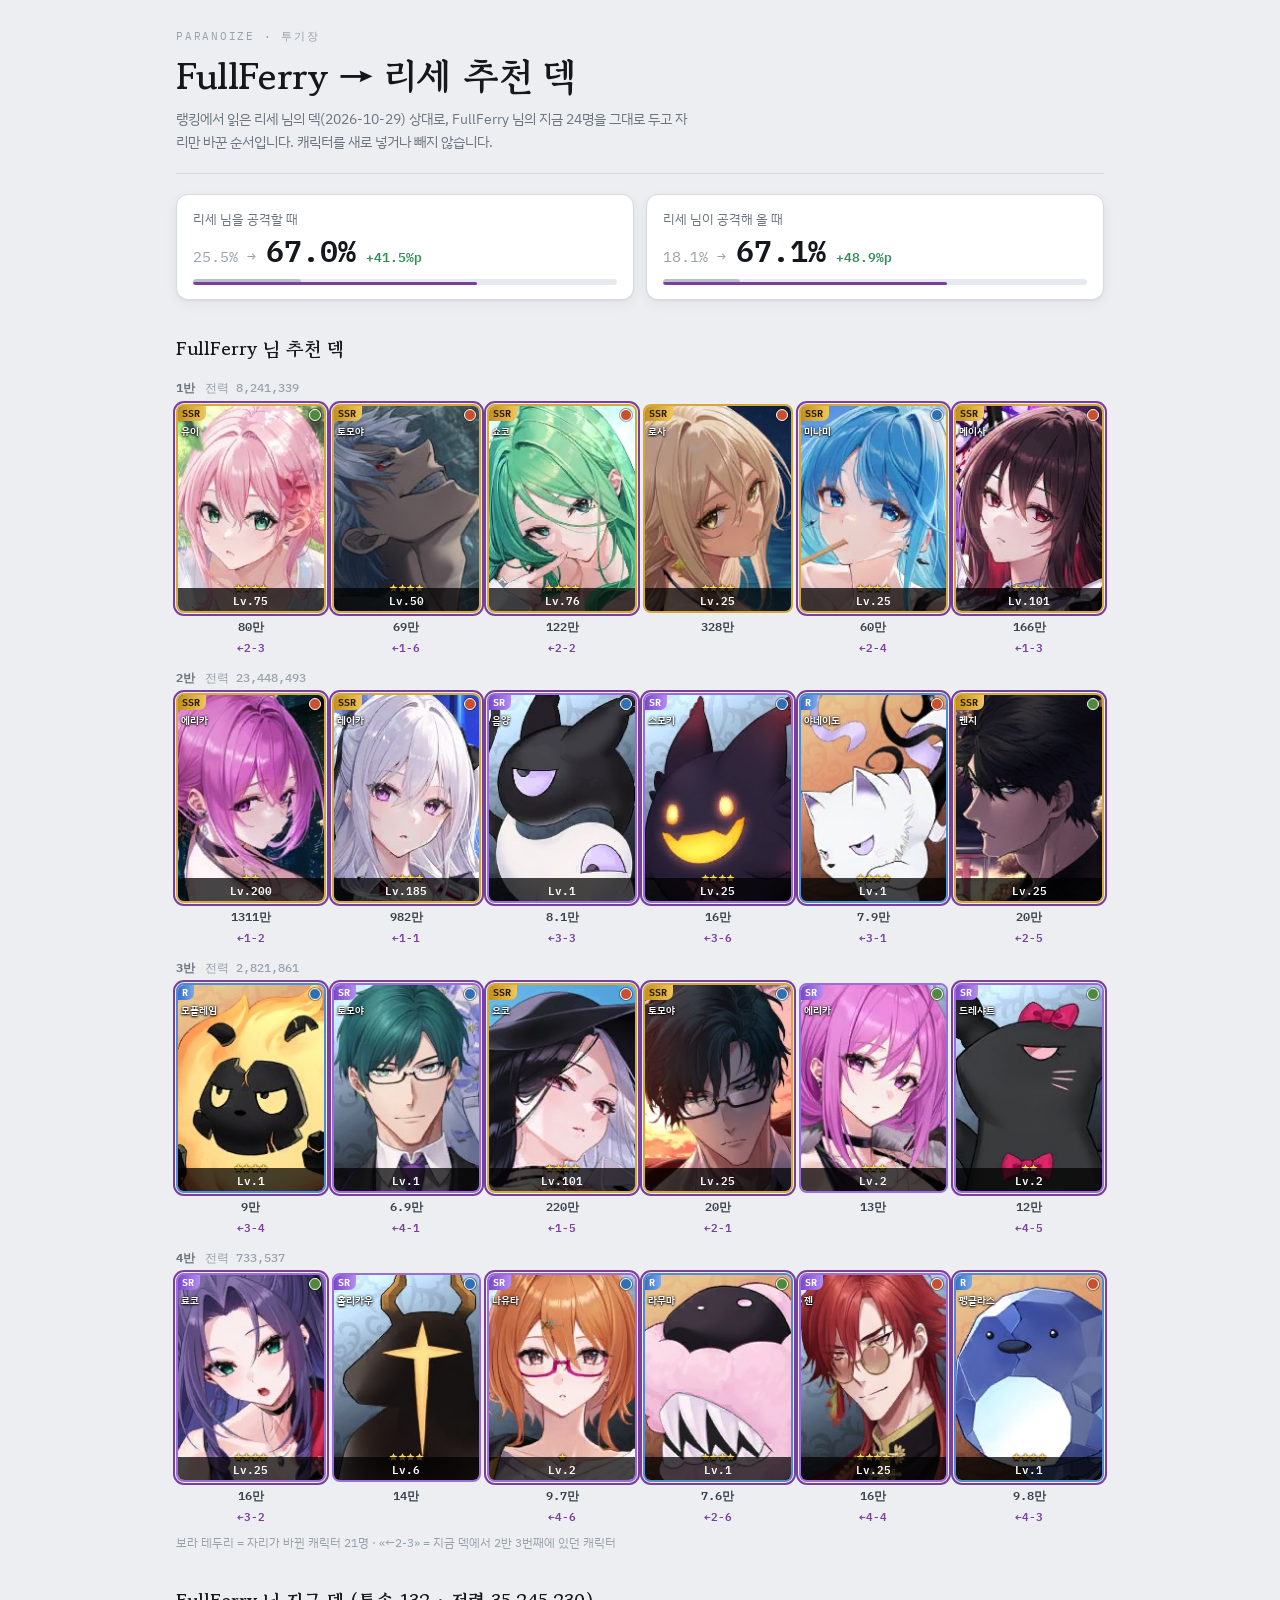
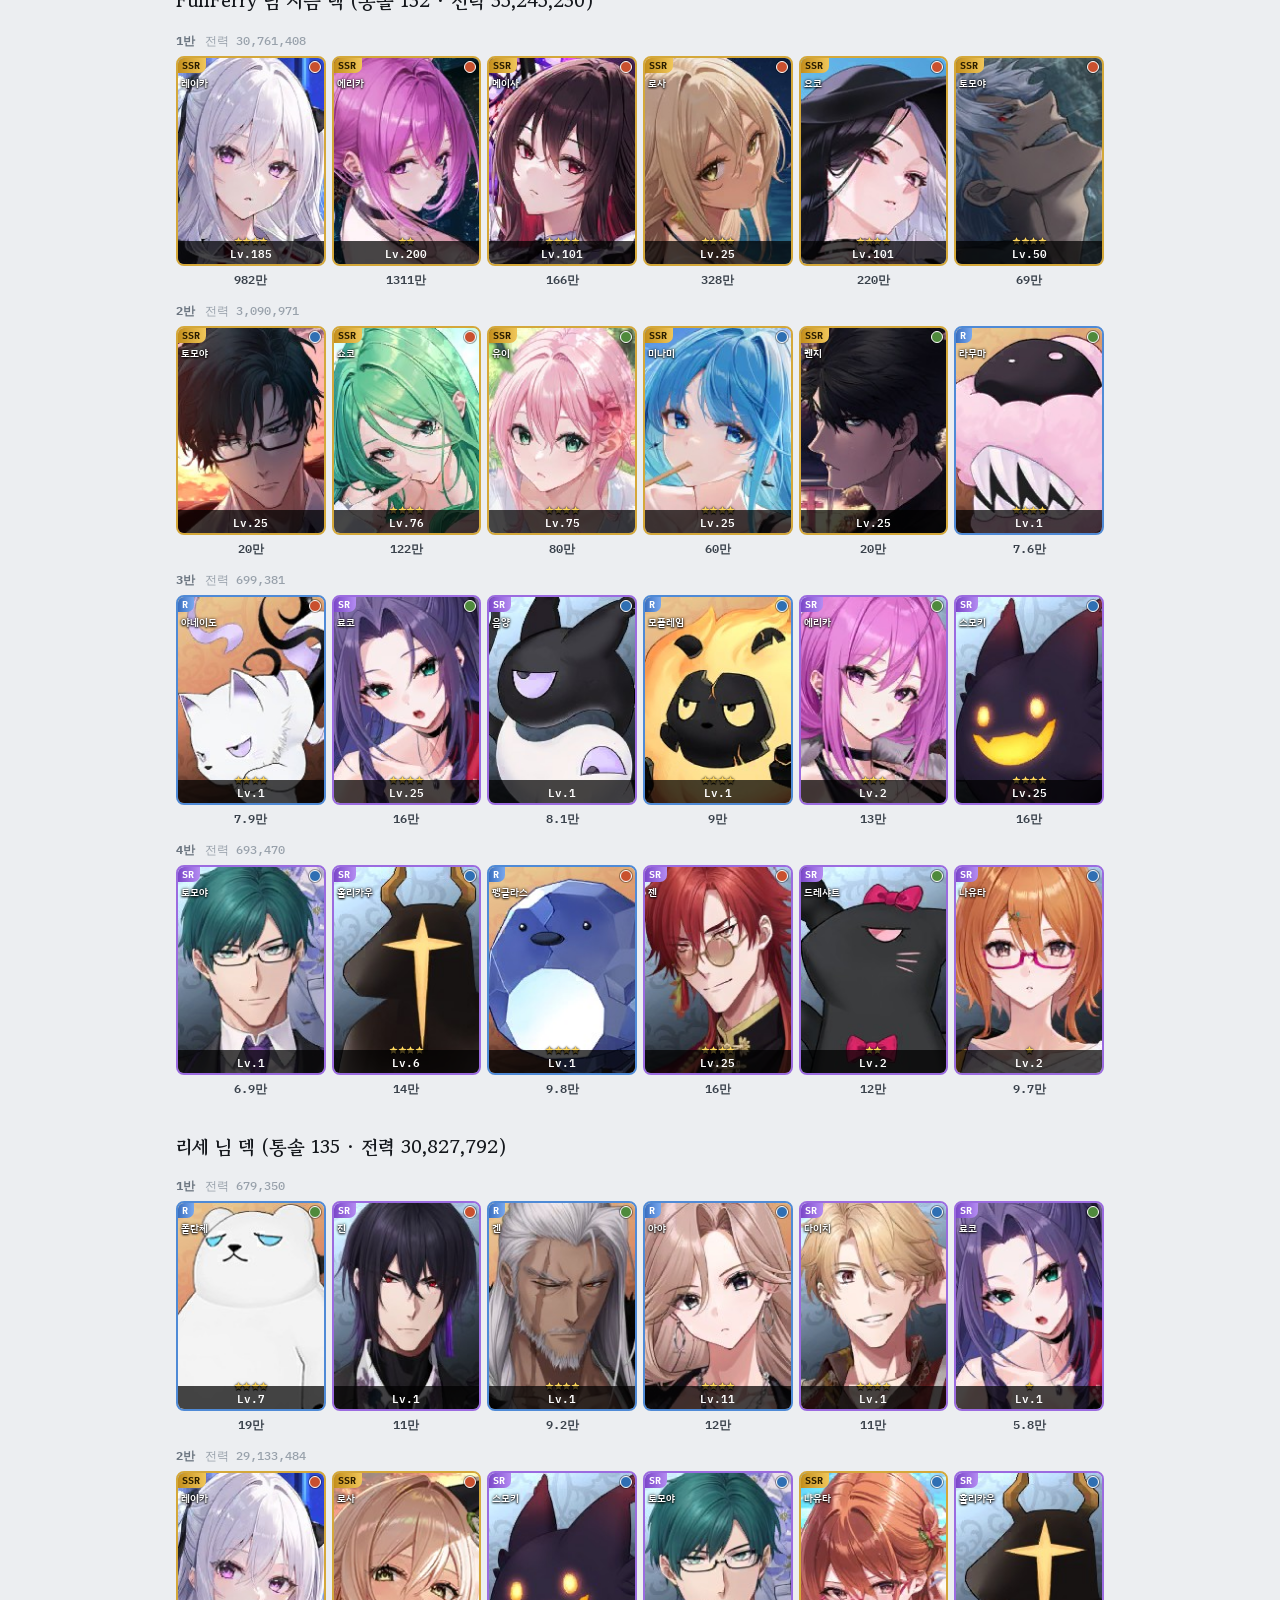
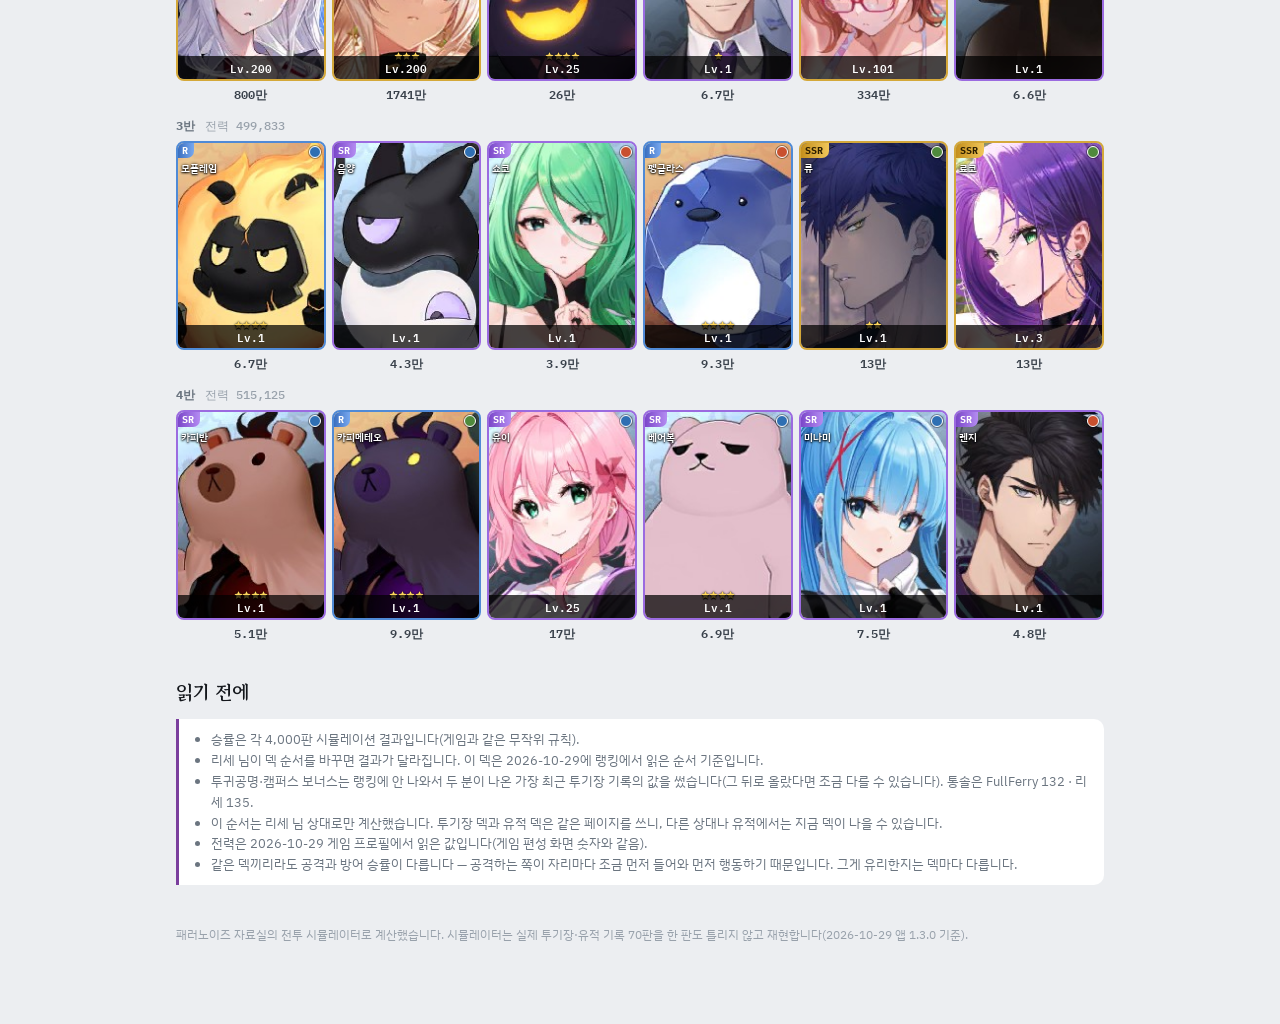
<file: index.html>
<!doctype html>
<html lang="ko">
<head>
<meta charset="utf-8">
<meta name="viewport" content="width=device-width,initial-scale=1">
<title>투기장 추천 덱</title>
<!-- 공유는 번호 주소(1/, 2/ …)로 한다. 처음 공유한 맨 앞 주소는 1번으로 넘긴다. -->
<meta http-equiv="refresh" content="0; url=1/">
<script>location.replace('1/');</script>
</head>
<body><p><a href="1/">1번 공유로 이동</a></p></body>
</html>
</file>
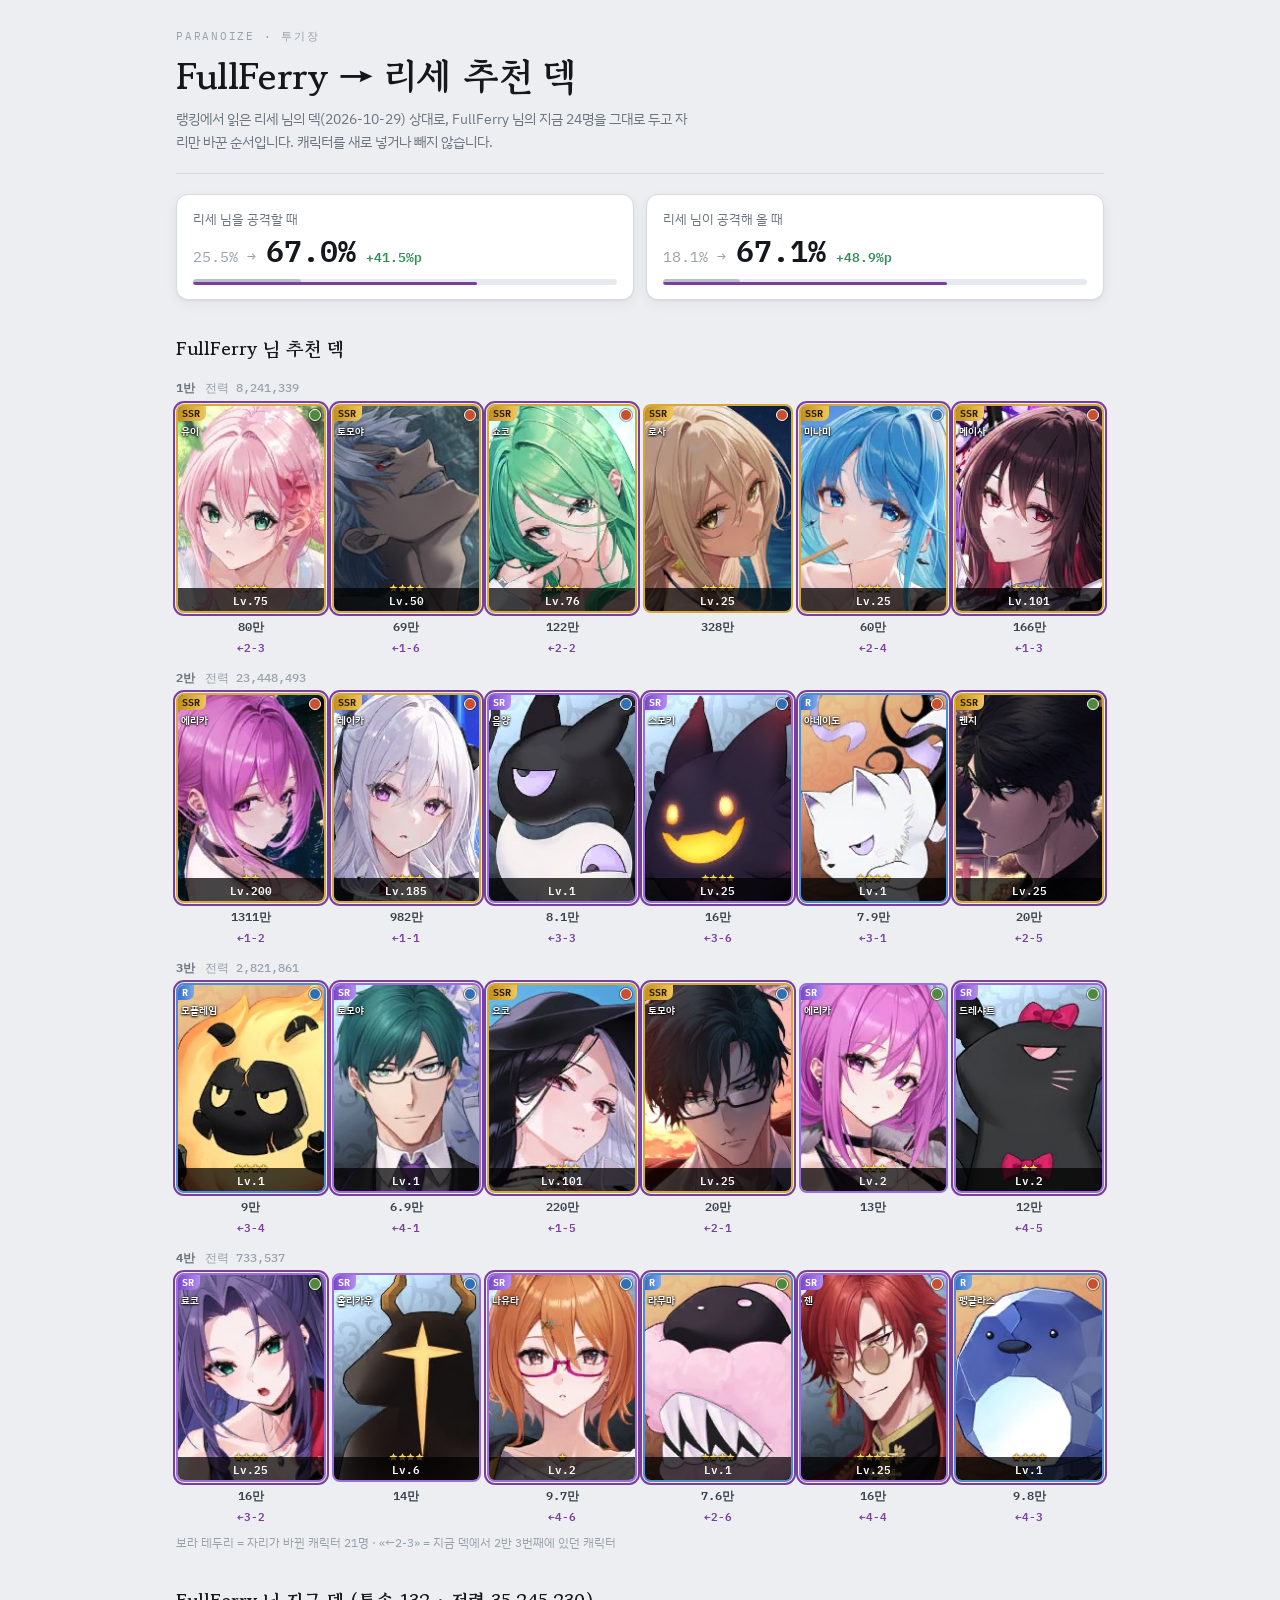
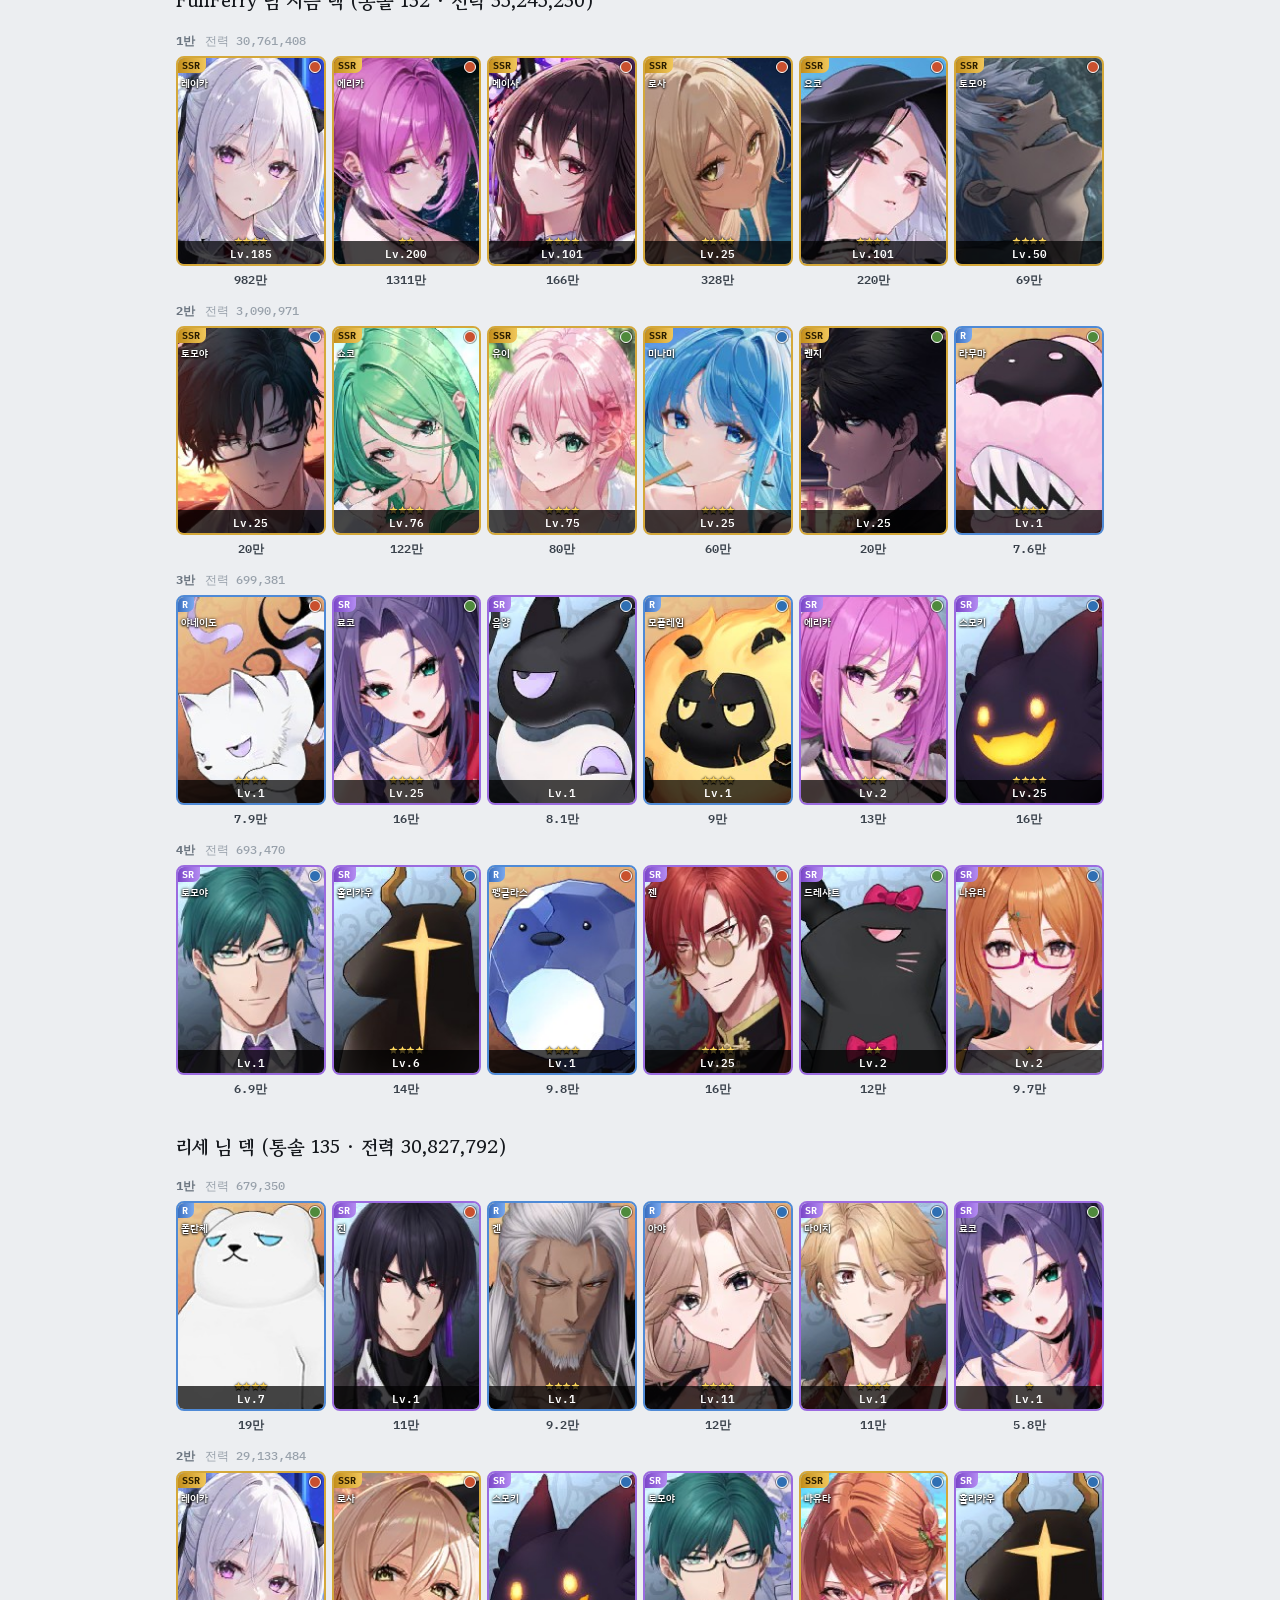
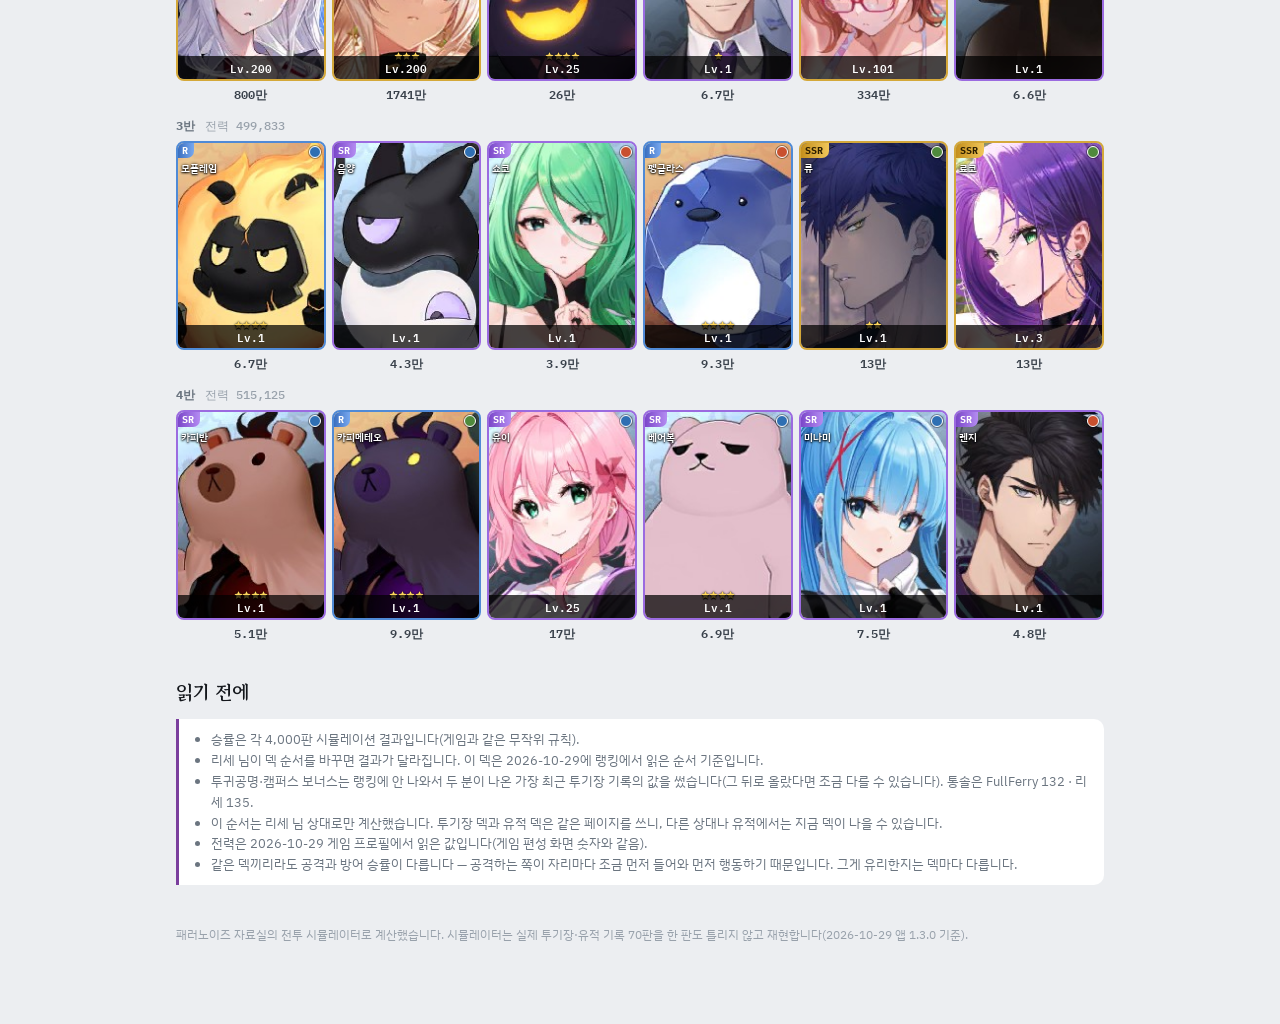
<file: 1/index.html>
<!doctype html>
<html lang="ko">
<head>
<meta charset="utf-8">
<meta name="viewport" content="width=device-width,initial-scale=1">
<title>FullFerry → 리세 투기장 추천 덱</title>
<meta property="og:title" content="FullFerry → 리세 투기장 추천 덱">
<link rel="stylesheet" href="https://fonts.googleapis.com/css2?family=Gowun+Batang:wght@400;700&family=IBM+Plex+Sans+KR:wght@400;500;600&family=IBM+Plex+Mono:wght@400;500;600&display=swap">
<link rel="stylesheet" href="../app.css">
</head>
<body>
<div class="wrap">
  <header>
    <p class="eyebrow">PARANOIZE · 투기장</p>
    <h1 id="h1">FullFerry → 리세 투기장 추천 덱</h1>
    <p class="lede" id="lede">자료 읽는 중…</p>
  </header>
  <section class="wins" id="wins"></section>
  <h2 id="pro-h">추천 덱</h2>
  <div class="plt" id="pro"></div>
  <p class="legend" id="legend"></p>
  <h2 id="cur-h">지금 덱</h2>
  <div class="plt" id="cur"></div>
  <h2 id="opp-h">상대 덱</h2>
  <div class="plt" id="opp"></div>
  <h2>읽기 전에</h2>
  <div class="note"><ul id="notes"></ul></div>
  <footer>패러노이즈 자료실의 전투 시뮬레이터로 계산했습니다. 시뮬레이터는 실제 투기장·유적 기록 70판을 한 판도 틀리지 않고 재현합니다(2026-10-29 앱 1.3.0 기준).</footer>
</div>
<script src="../app.js"></script>
</body>
</html>
</file>
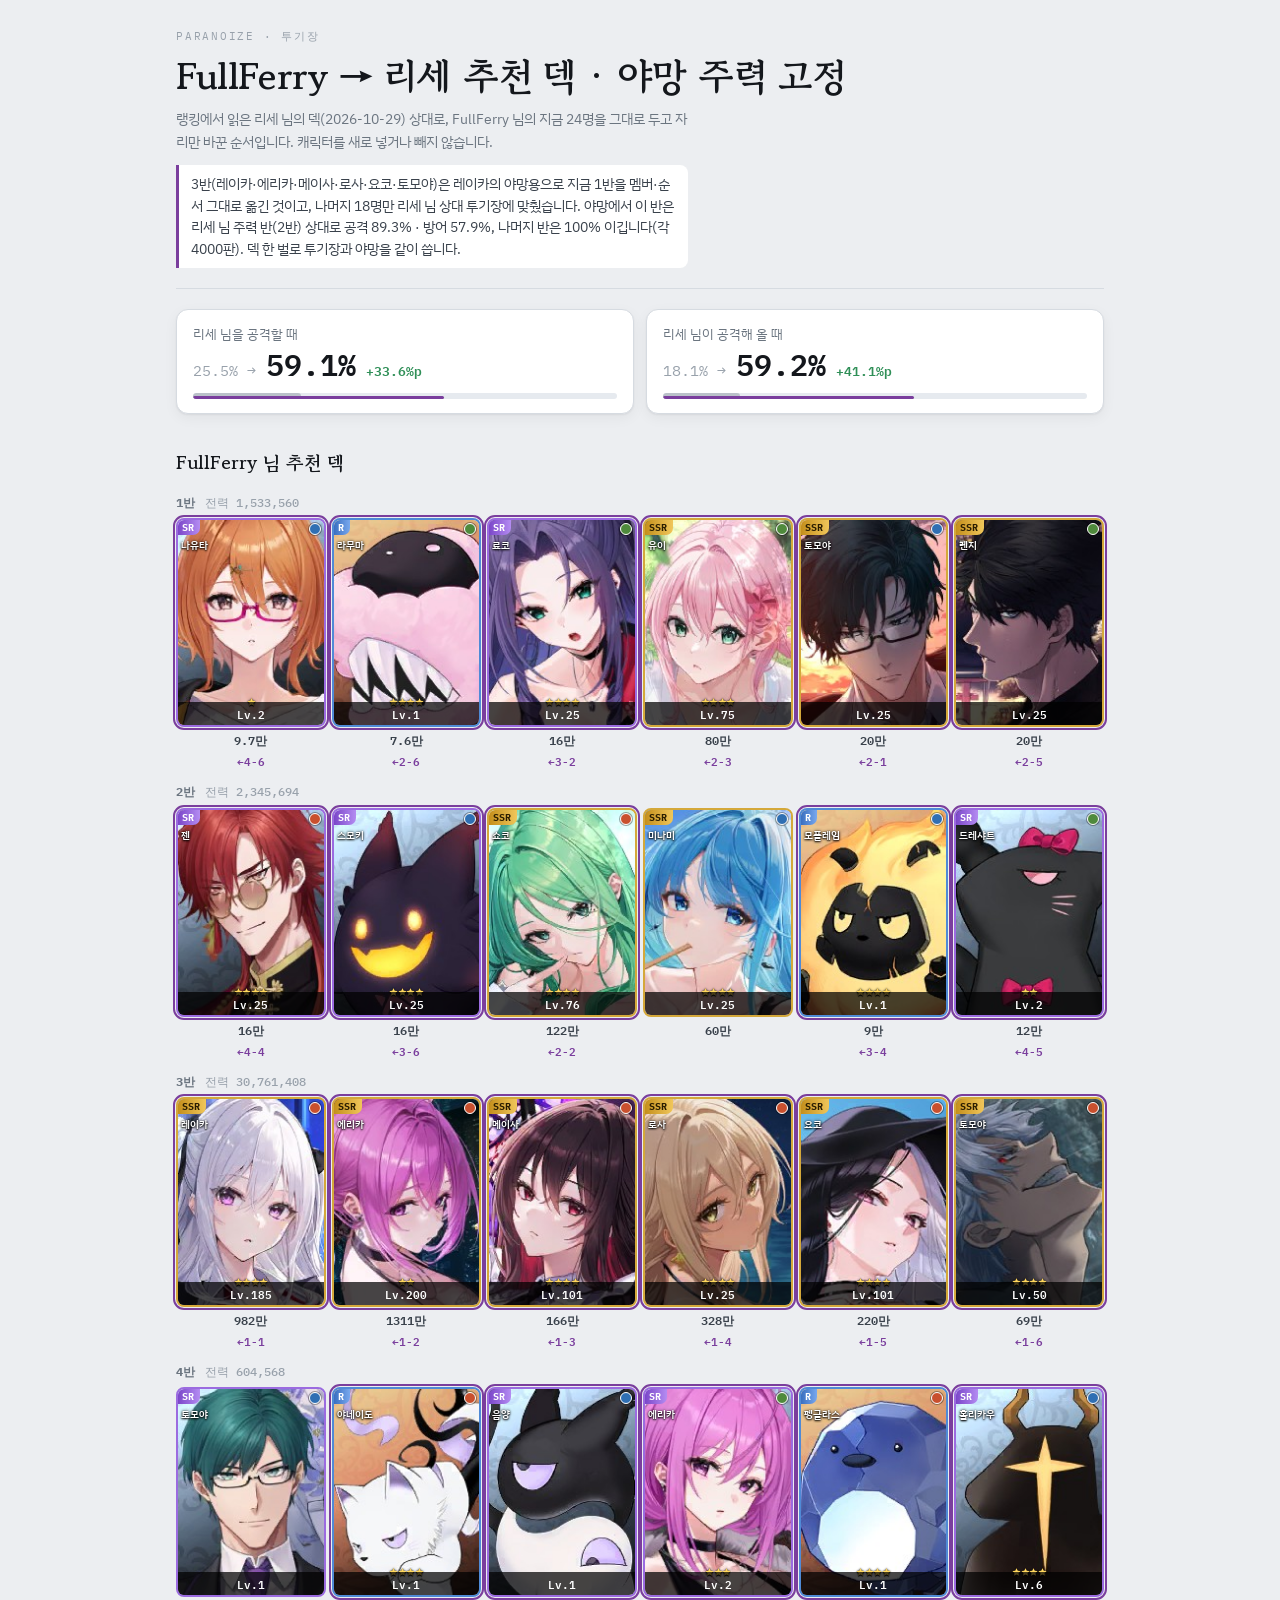
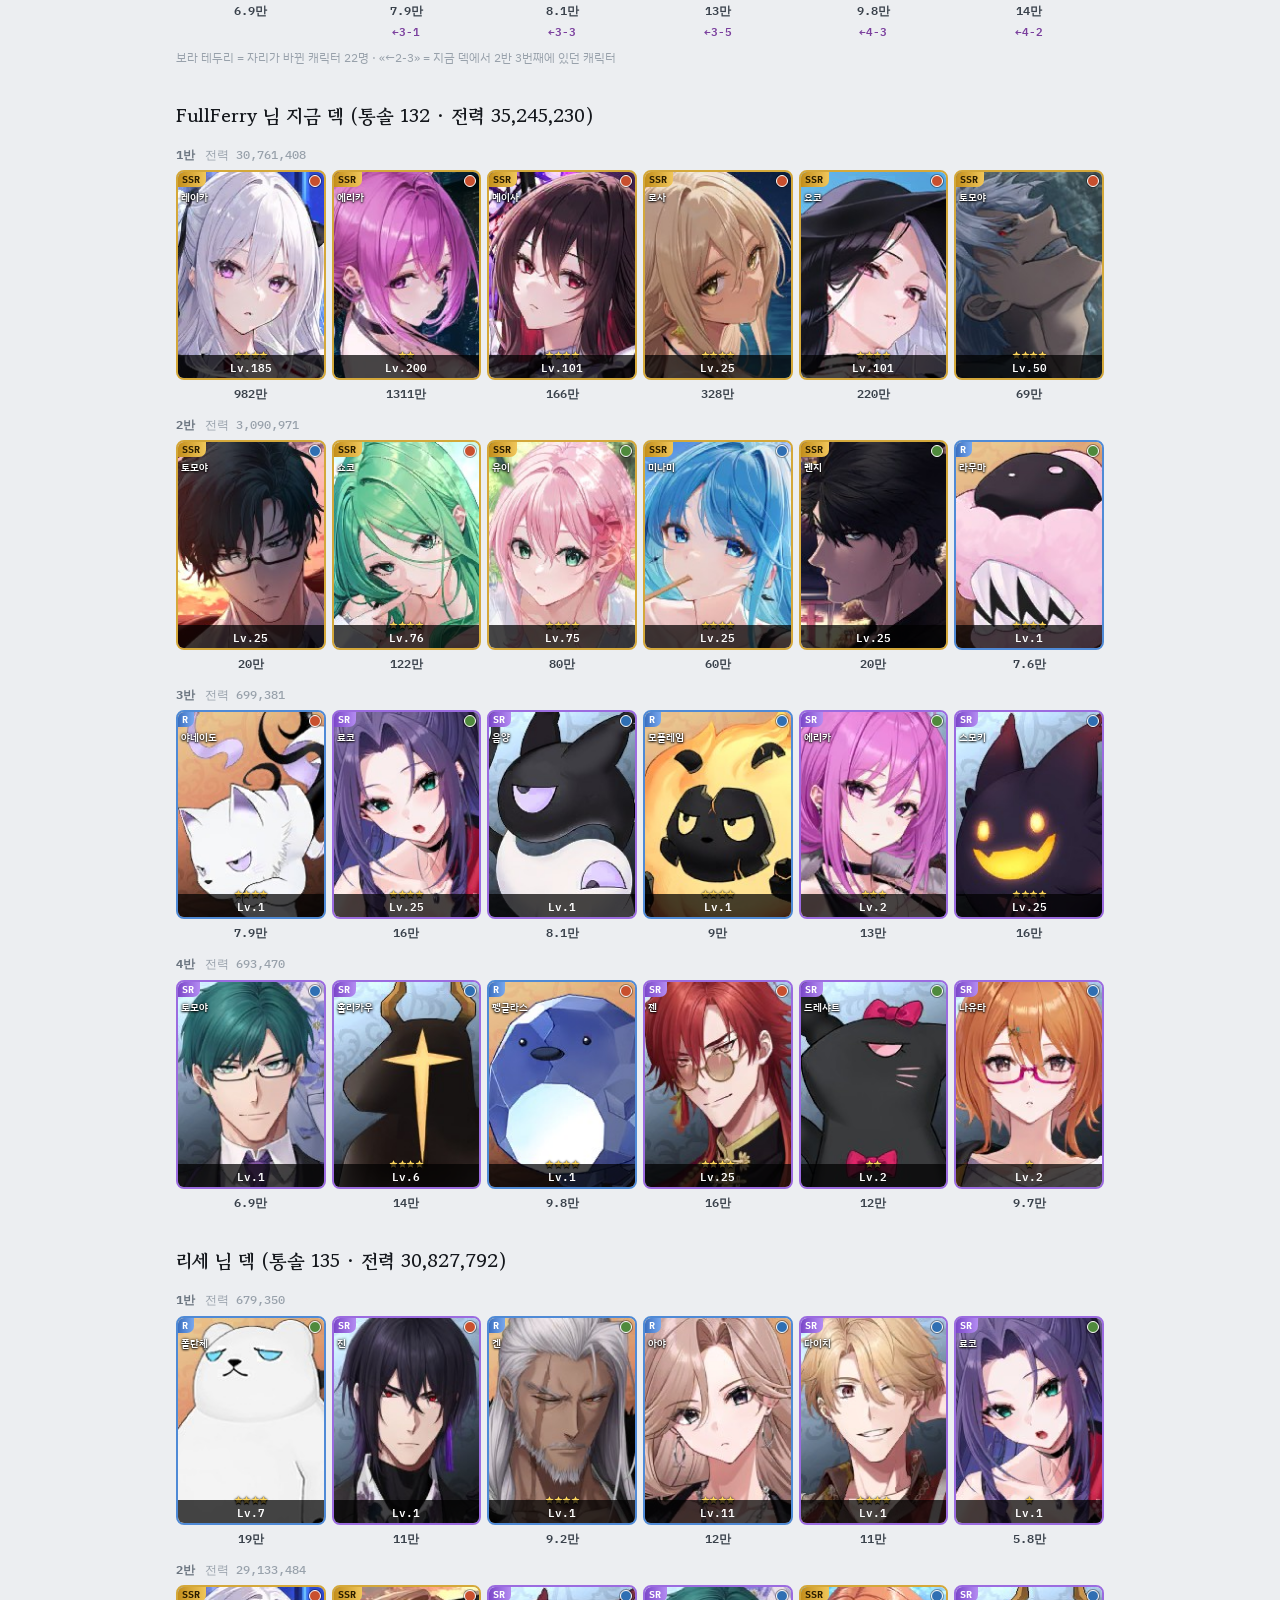
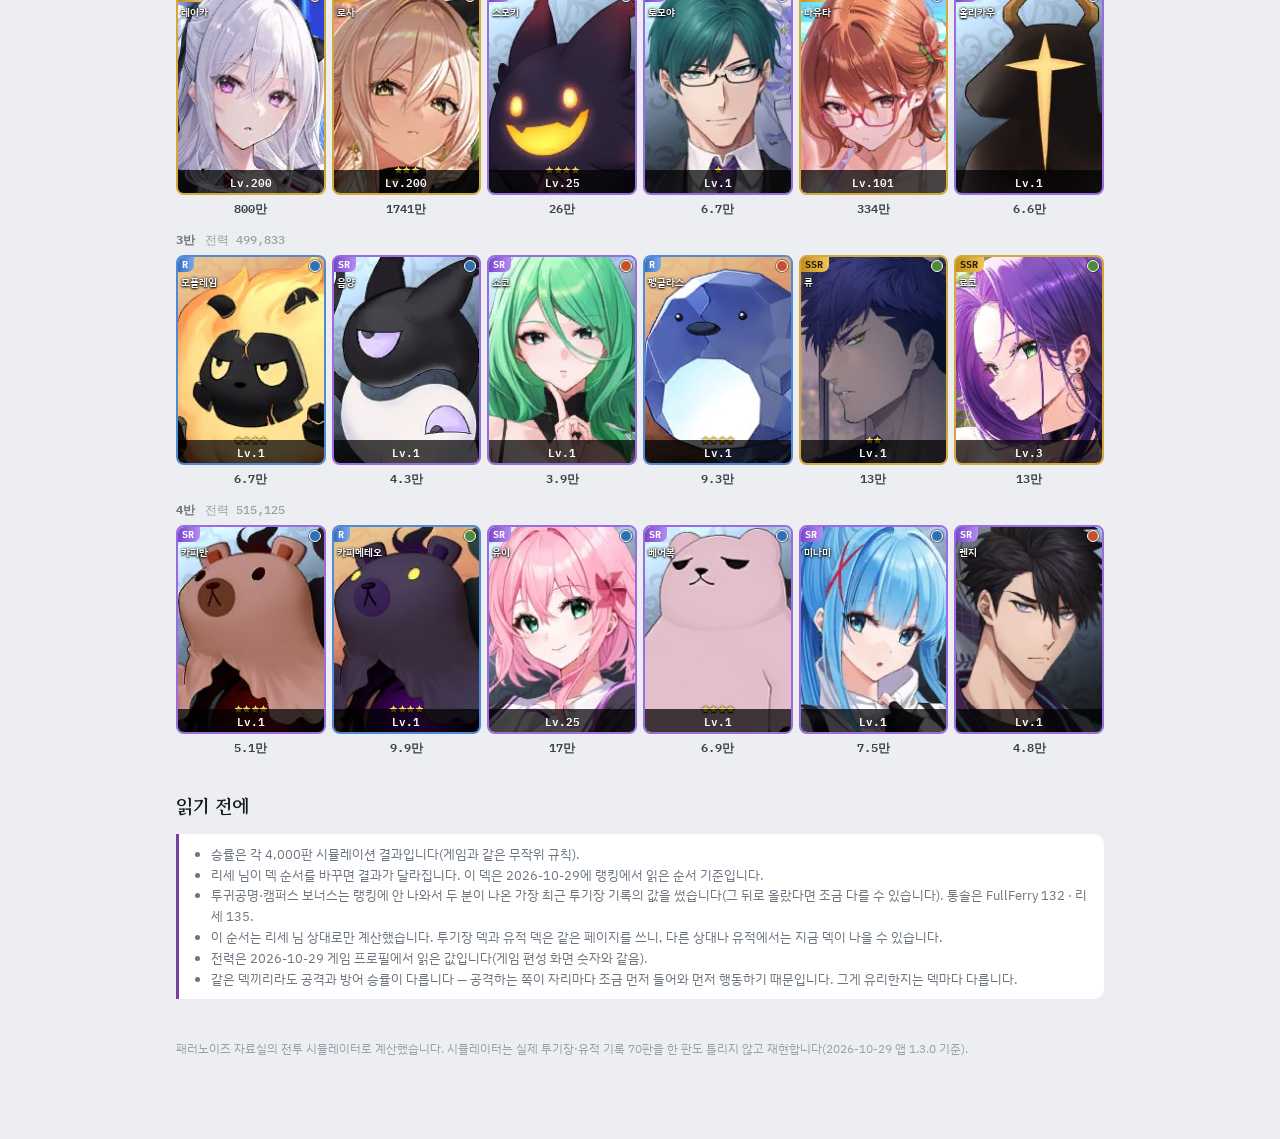
<file: 2/index.html>
<!doctype html>
<html lang="ko">
<head>
<meta charset="utf-8">
<meta name="viewport" content="width=device-width,initial-scale=1">
<title>FullFerry → 리세 투기장 추천 덱 · 야망 주력 고정</title>
<meta property="og:title" content="FullFerry → 리세 투기장 추천 덱 · 야망 주력 고정">
<link rel="stylesheet" href="https://fonts.googleapis.com/css2?family=Gowun+Batang:wght@400;700&family=IBM+Plex+Sans+KR:wght@400;500;600&family=IBM+Plex+Mono:wght@400;500;600&display=swap">
<link rel="stylesheet" href="../app.css">
</head>
<body>
<div class="wrap">
  <header>
    <p class="eyebrow">PARANOIZE · 투기장</p>
    <h1 id="h1">FullFerry → 리세 투기장 추천 덱 · 야망 주력 고정</h1>
    <p class="lede" id="lede">자료 읽는 중…</p>
  </header>
  <section class="wins" id="wins"></section>
  <h2 id="pro-h">추천 덱</h2>
  <div class="plt" id="pro"></div>
  <p class="legend" id="legend"></p>
  <h2 id="cur-h">지금 덱</h2>
  <div class="plt" id="cur"></div>
  <h2 id="opp-h">상대 덱</h2>
  <div class="plt" id="opp"></div>
  <h2>읽기 전에</h2>
  <div class="note"><ul id="notes"></ul></div>
  <footer>패러노이즈 자료실의 전투 시뮬레이터로 계산했습니다. 시뮬레이터는 실제 투기장·유적 기록 70판을 한 판도 틀리지 않고 재현합니다(2026-10-29 앱 1.3.0 기준).</footer>
</div>
<script src="../app.js"></script>
</body>
</html>
</file>
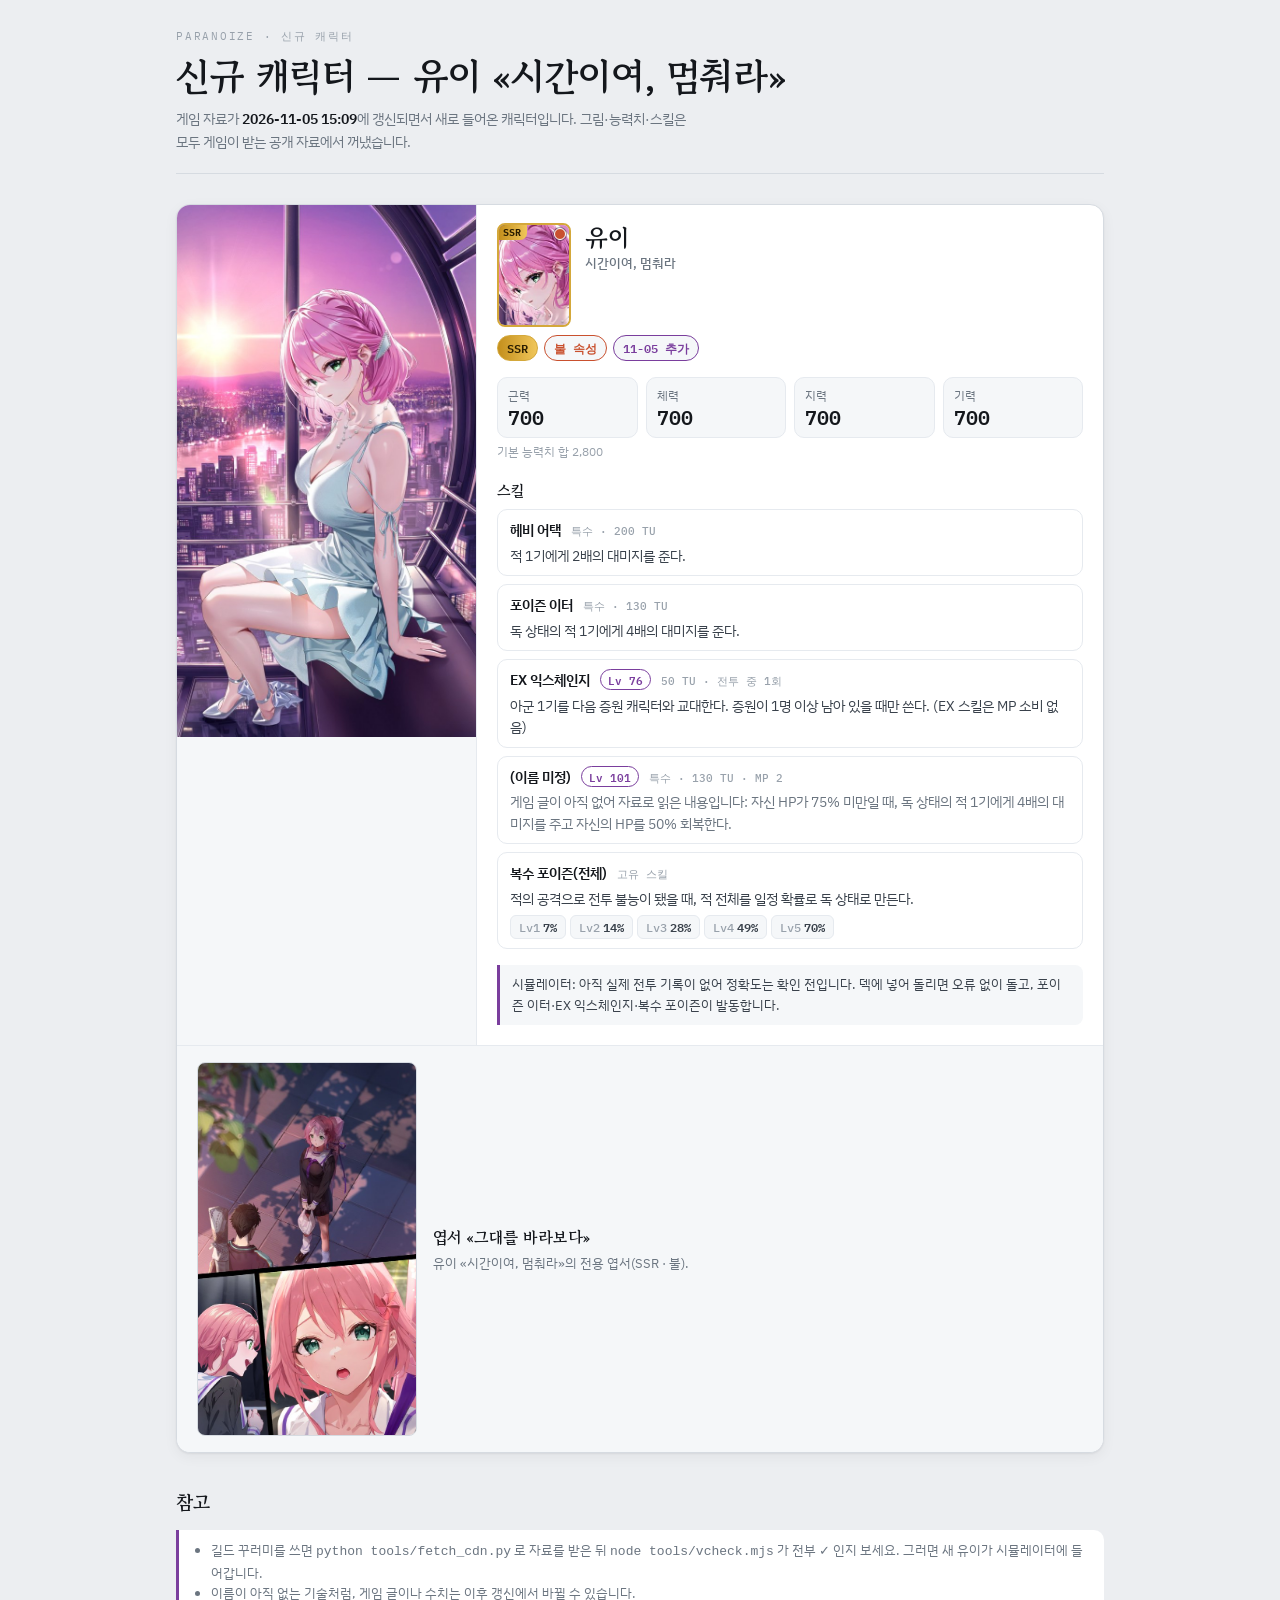
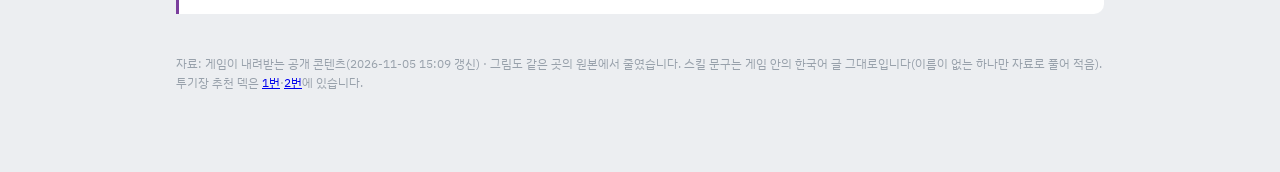
<file: new/index.html>
<!doctype html>
<html lang="ko">
<head>
<meta charset="utf-8">
<meta name="viewport" content="width=device-width,initial-scale=1">
<title>신규 캐릭터 소식</title>
<meta property="og:title" content="패러노이즈 신규 캐릭터 — 유이 «시간이여, 멈춰라»">
<meta name="description" content="2026-11-05 게임 자료 갱신으로 들어온 신규 캐릭터의 그림·능력치·스킬.">
<link rel="stylesheet" href="https://fonts.googleapis.com/css2?family=Gowun+Batang:wght@400;700&family=IBM+Plex+Sans+KR:wght@400;500;600&family=IBM+Plex+Mono:wght@400;500;600&display=swap">
<link rel="stylesheet" href="../app.css">
<style>
/* 신규 캐릭터 페이지 — 색은 app.css 의 토큰을 그대로 쓴다 */
.lede b{color:var(--ink);font-weight:600}
.char{margin-top:30px;background:var(--surface);border:1px solid var(--line);border-radius:14px;box-shadow:var(--shadow);overflow:hidden}
.char-top{display:grid;grid-template-columns:minmax(0,300px) minmax(0,1fr);gap:0}
.portrait{position:relative;background:var(--raised);border-right:1px solid var(--line-soft)}
.portrait img{display:block;width:100%;height:auto}
.info{padding:18px 20px 20px;min-width:0}
.name-row{display:flex;gap:14px;align-items:flex-start}
.name-row .card{flex:0 0 74px;width:74px}
.name-row h2{margin:0;font-size:24px;line-height:1.25}
.name-row h2 small{display:block;font-family:"IBM Plex Sans KR",system-ui,sans-serif;font-size:13px;font-weight:500;color:var(--muted);margin-top:2px}
.chips{display:flex;flex-wrap:wrap;gap:6px;margin-top:8px}
.chip{font:600 11.5px "IBM Plex Mono",monospace;padding:2px 9px;border-radius:99px;border:1px solid var(--line);color:var(--body);background:var(--raised);white-space:nowrap}
.chip.ssr{border-color:#d4a83a;background:linear-gradient(90deg,#c48f1c,#f0c65a);color:#2a1d00}
.chip.Fire{color:var(--fire);border-color:currentColor}
.chip.Water{color:var(--water);border-color:currentColor}
.chip.live{color:var(--up);border-color:currentColor}
.chip.soon{color:var(--accent);border-color:currentColor}
.stats{display:grid;grid-template-columns:repeat(4,minmax(0,1fr));gap:8px;margin:16px 0 4px}
.stat{background:var(--raised);border:1px solid var(--line-soft);border-radius:10px;padding:8px 10px}
.stat .k{font-size:12px;color:var(--muted)}
.stat .v{font:600 20px "IBM Plex Mono",monospace;color:var(--ink);font-variant-numeric:tabular-nums;line-height:1.2}
.sum{font-size:12px;color:var(--faint);margin:0}
h3{font-family:"Gowun Batang",Georgia,serif;font-size:15px;color:var(--ink);margin:18px 0 6px}
.skills{list-style:none;margin:0;padding:0;display:grid;gap:8px}
.skills li{border:1px solid var(--line-soft);border-radius:10px;padding:9px 12px;background:var(--surface)}
.skills .t{display:flex;flex-wrap:wrap;gap:6px 10px;align-items:baseline}
.skills .t b{color:var(--ink);font-weight:600}
.skills .t i{font:500 11px "IBM Plex Mono",monospace;font-style:normal;color:var(--faint)}
.skills .t em{font:600 11px "IBM Plex Mono",monospace;font-style:normal;color:var(--accent);border:1px solid currentColor;border-radius:99px;padding:0 7px}
.skills p{margin:3px 0 0;font-size:13.5px}
.skills .guess{color:var(--muted)}
.lv5{display:flex;gap:4px;flex-wrap:wrap;margin-top:6px}
.lv5 span{font:600 11.5px "IBM Plex Mono",monospace;padding:1px 8px;border-radius:6px;background:var(--raised);border:1px solid var(--line-soft);color:var(--body)}
.lv5 span s{text-decoration:none;color:var(--faint);font-weight:500;margin-right:3px}
.sim{margin-top:16px;padding:9px 12px;border-left:3px solid var(--up);background:var(--raised);border-radius:0 8px 8px 0;font-size:13px}
.sim.wait{border-left-color:var(--accent)}
.post{display:grid;grid-template-columns:minmax(0,220px) minmax(0,1fr);gap:16px;align-items:center;padding:16px 20px;border-top:1px solid var(--line-soft);background:var(--raised)}
.post img{display:block;width:100%;height:auto;border-radius:8px;border:1px solid var(--line)}
.post p{margin:0;font-size:13px;color:var(--muted)}
.post p b{display:block;font-family:"Gowun Batang",Georgia,serif;font-size:16px;color:var(--ink);margin-bottom:2px}
@media (max-width:720px){
  .char-top{grid-template-columns:1fr}
  .portrait{border-right:0;border-bottom:1px solid var(--line-soft);max-height:560px;overflow:hidden}
  .info{padding:16px}
  .stats{grid-template-columns:repeat(2,minmax(0,1fr))}
  .post{grid-template-columns:120px minmax(0,1fr);padding:14px 16px;gap:12px}
}
</style>
</head>
<body>
<div class="wrap">
  <header>
    <p class="eyebrow">PARANOIZE · 신규 캐릭터</p>
    <h1>신규 캐릭터 — 유이 «시간이여, 멈춰라»</h1>
    <p class="lede">게임 자료가 <b>2026-11-05 15:09</b>에 갱신되면서 새로 들어온 캐릭터입니다. 그림·능력치·스킬은 모두 게임이 받는 공개 자료에서 꺼냈습니다.</p>
  </header>

  <!-- 유이 · 시간이여, 멈춰라 -->
  <section class="char">
    <div class="char-top">
      <div class="portrait"><img src="img/YuiCasual.jpg" alt="유이 «시간이여, 멈춰라» 전신 그림" width="640" height="1138"></div>
      <div class="info">
        <div class="name-row">
          <span class="card SSR Fire"><img class="face" src="../img/YuiCasual.jpg" alt=""><span class="rar">SSR</span><span class="el"></span></span>
          <h2>유이<small>시간이여, 멈춰라</small></h2>
        </div>
        <div class="chips"><span class="chip ssr">SSR</span><span class="chip Fire">불 속성</span><span class="chip soon">11-05 추가</span></div>
        <div class="stats">
          <div class="stat"><div class="k">근력</div><div class="v">700</div></div>
          <div class="stat"><div class="k">체력</div><div class="v">700</div></div>
          <div class="stat"><div class="k">지력</div><div class="v">700</div></div>
          <div class="stat"><div class="k">기력</div><div class="v">700</div></div>
        </div>
        <p class="sum">기본 능력치 합 2,800</p>
        <h3>스킬</h3>
        <ul class="skills">
          <li><div class="t"><b>헤비 어택</b><i>특수 · 200 TU</i></div><p>적 1기에게 2배의 대미지를 준다.</p></li>
          <li><div class="t"><b>포이즌 이터</b><i>특수 · 130 TU</i></div><p>독 상태의 적 1기에게 4배의 대미지를 준다.</p></li>
          <li><div class="t"><b>EX 익스체인지</b><em>Lv 76</em><i>50 TU · 전투 중 1회</i></div><p>아군 1기를 다음 증원 캐릭터와 교대한다. 증원이 1명 이상 남아 있을 때만 쓴다. (EX 스킬은 MP 소비 없음)</p></li>
          <li><div class="t"><b>(이름 미정)</b><em>Lv 101</em><i>특수 · 130 TU · MP 2</i></div><p class="guess">게임 글이 아직 없어 자료로 읽은 내용입니다: 자신 HP가 75% 미만일 때, 독 상태의 적 1기에게 4배의 대미지를 주고 자신의 HP를 50% 회복한다.</p></li>
          <li><div class="t"><b>복수 포이즌(전체)</b><i>고유 스킬</i></div><p>적의 공격으로 전투 불능이 됐을 때, 적 전체를 일정 확률로 독 상태로 만든다.</p>
            <div class="lv5"><span><s>Lv1</s>7%</span><span><s>Lv2</s>14%</span><span><s>Lv3</s>28%</span><span><s>Lv4</s>49%</span><span><s>Lv5</s>70%</span></div></li>
        </ul>
        <div class="sim wait">시뮬레이터: 아직 실제 전투 기록이 없어 정확도는 확인 전입니다. 덱에 넣어 돌리면 오류 없이 돌고, 포이즌 이터·EX 익스체인지·복수 포이즌이 발동합니다.</div>
      </div>
    </div>
    <div class="post">
      <img src="img/PCYuiCasual.jpg" alt="엽서 «그대를 바라보다»" width="560" height="957" loading="lazy">
      <p><b>엽서 «그대를 바라보다»</b>유이 «시간이여, 멈춰라»의 전용 엽서(SSR · 불).</p>
    </div>
  </section>

  <h2>참고</h2>
  <div class="note"><ul>
    <li>길드 꾸러미를 쓰면 <code>python tools/fetch_cdn.py</code> 로 자료를 받은 뒤 <code>node tools/vcheck.mjs</code> 가 전부 ✓ 인지 보세요. 그러면 새 유이가 시뮬레이터에 들어갑니다.</li>
    <li>이름이 아직 없는 기술처럼, 게임 글이나 수치는 이후 갱신에서 바뀔 수 있습니다.</li>
  </ul></div>

  <footer>자료: 게임이 내려받는 공개 콘텐츠(2026-11-05 15:09 갱신) · 그림도 같은 곳의 원본에서 줄였습니다. 스킬 문구는 게임 안의 한국어 글 그대로입니다(이름이 없는 하나만 자료로 풀어 적음). 투기장 추천 덱은 <a href="../1/">1번</a>·<a href="../2/">2번</a>에 있습니다.</footer>
</div>
</body>
</html>
</file>
<file: app.css>
:root{
  --ground:#ECEEF1; --surface:#FFFFFF; --raised:#F5F7F9;
  --ink:#14171C; --body:#39414B; --muted:#6B7580; --faint:#98A1AB;
  --line:#D6DBE1; --line-soft:#E6EAEF; --accent:#7A3E9D; --up:#2F8F57;
  --fire:#C9502E; --water:#2F6FB3; --earth:#4F8A3C;
  --shadow:0 1px 2px rgba(20,23,28,.06),0 4px 14px rgba(20,23,28,.05);
}
@media (prefers-color-scheme:dark){:root:not([data-theme="light"]){
  --ground:#0E1115; --surface:#171B22; --raised:#1E242C;
  --ink:#EDF0F4; --body:#C2CAD3; --muted:#8B95A0; --faint:#69737E;
  --line:#2A313A; --line-soft:#222831; --accent:#C58FE6; --up:#5FC48A;
  --fire:#F07A55; --water:#6FA6E6; --earth:#7FC06A;
  --shadow:0 1px 2px rgba(0,0,0,.4),0 4px 14px rgba(0,0,0,.3);
}}
*{box-sizing:border-box}
html{-webkit-text-size-adjust:100%}
body{margin:0;background:var(--ground);color:var(--body);font-family:"IBM Plex Sans KR",system-ui,-apple-system,"Malgun Gothic",sans-serif;font-size:14px;line-height:1.6;-webkit-font-smoothing:antialiased}
.wrap{max-width:960px;margin:0 auto;padding:0 16px 80px}
header{padding:28px 0 20px;border-bottom:1px solid var(--line)}
.eyebrow{font-family:"IBM Plex Mono",monospace;font-size:11px;letter-spacing:.16em;color:var(--faint);margin:0 0 8px}
h1{font-family:"Gowun Batang",Georgia,serif;font-weight:700;font-size:clamp(24px,5vw,38px);line-height:1.18;color:var(--ink);margin:0 0 10px;letter-spacing:-.01em;text-wrap:balance}
h2{font-family:"Gowun Batang",Georgia,serif;font-size:19px;color:var(--ink);margin:34px 0 10px}
.lede{margin:0;max-width:64ch;color:var(--muted);font-size:14px}
.wins{display:grid;grid-template-columns:repeat(auto-fit,minmax(240px,1fr));gap:12px;margin-top:20px}
.win{background:var(--surface);border:1px solid var(--line);border-radius:12px;padding:14px 16px;box-shadow:var(--shadow)}
.win .k{font-size:13px;color:var(--muted);margin:0 0 4px}
.win .v{display:flex;align-items:baseline;gap:10px;flex-wrap:wrap;font-family:"IBM Plex Mono",monospace;font-variant-numeric:tabular-nums}
.win .v s{color:var(--faint);text-decoration:none;font-size:15px}
.win .v b{font-size:30px;color:var(--ink);font-weight:600;line-height:1.1}
.win .v i{font-style:normal;font-size:13px;font-weight:600;color:var(--up)}
.win .v i.down{color:var(--fire)}
.bar{height:6px;background:var(--line-soft);border-radius:99px;overflow:hidden;margin-top:10px;position:relative}
.bar span{position:absolute;left:0;top:0;bottom:0;border-radius:99px}
.bar .c{background:var(--faint);opacity:.55}.bar .p{background:var(--accent);height:3px;top:auto}
.plt{display:grid;gap:8px}
.plt-row{display:grid;grid-template-columns:repeat(6,minmax(0,1fr));gap:6px;align-items:stretch}
.plt-row>b{grid-column:1/-1;display:flex;gap:10px;align-items:baseline;font-family:"IBM Plex Mono",monospace;font-size:12px;color:var(--muted);margin-top:4px}
.plt-row>b i{font-style:normal;font-weight:500;color:var(--faint);font-variant-numeric:tabular-nums}
.cell{min-width:0;display:flex;flex-direction:column;gap:3px}
.cell .pw{text-align:center;font:600 11.5px "IBM Plex Mono",monospace;color:var(--body);font-variant-numeric:tabular-nums}
.cell .from{text-align:center;font:600 10.5px "IBM Plex Mono",monospace;color:var(--accent);margin-top:-2px}
.card{position:relative;display:block;border:2px solid var(--line);border-radius:8px;overflow:hidden;background:var(--raised);aspect-ratio:3/4.2;min-width:0}
.card img{display:block;position:absolute;width:150%;height:auto;left:-25%;top:-3%}
/* 게임 편성 화면과 같은 카드 그림(Characters 236 · 148x236) — 위쪽 기준으로 채운다 */
.card img.face{width:100%;height:100%;left:0;top:0;object-fit:cover;object-position:50% 0}
.card .rar{position:absolute;left:0;top:0;padding:1px 6px 1px 4px;font:700 10px "IBM Plex Mono",monospace;color:#fff;background:#6b7280;border-radius:0 0 7px 0}
.card.SSR{border-color:#d4a83a}.card.SSR .rar{background:linear-gradient(90deg,#c48f1c,#f0c65a);color:#2a1d00}
.card.SR{border-color:#9b6be0}.card.SR .rar{background:linear-gradient(90deg,#7b47c9,#b48cf2)}
.card.R{border-color:#4f8ad6}.card.R .rar{background:linear-gradient(90deg,#3a6fc0,#78a8ee)}
.card .el{position:absolute;right:3px;top:3px;width:12px;height:12px;border-radius:50%;border:1.5px solid #fff;box-shadow:0 0 0 1px rgba(0,0,0,.35)}
.card.Fire .el{background:var(--fire)}.card.Water .el{background:var(--water)}.card.Earth .el{background:var(--earth)}
.card .st{position:absolute;left:0;right:0;bottom:19px;text-align:center;font-size:9px;line-height:1;color:#ffd75e;text-shadow:0 0 2px #000,0 1px 1px #000;letter-spacing:-.5px}
.card .lv{position:absolute;left:0;right:0;bottom:0;padding:2px 3px;background:rgba(0,0,0,.72);color:#fff;font:600 10.5px "IBM Plex Mono",monospace;text-align:center;white-space:nowrap;overflow:hidden;text-overflow:ellipsis}
.card .n{position:absolute;left:0;right:0;top:16px;padding:1px 3px;font-size:10px;font-weight:600;color:#fff;text-shadow:0 0 3px #000,0 1px 2px #000;white-space:nowrap;overflow:hidden;text-overflow:ellipsis}
.card.moved{outline:2px solid var(--accent);outline-offset:1px}
.memo{margin:12px 0 0;max-width:64ch;padding:8px 12px;border-left:3px solid var(--accent);background:var(--surface);border-radius:0 8px 8px 0;font-size:13.5px;color:var(--body)}
.note{border-left:3px solid var(--accent);padding:10px 14px;background:var(--surface);border-radius:0 10px 10px 0;font-size:13px;margin-top:12px;color:var(--muted)}
.note ul{margin:0;padding-left:18px}
.legend{font-size:12px;color:var(--faint);margin:8px 0 0}
footer{margin-top:40px;font-size:12px;color:var(--faint)}
/* 휴대폰: 게임 편성 화면처럼 한 반 6장을 한 줄에 — 이름은 숨기고(그림으로 구분) 글자를 줄인다 */
@media (max-width:640px){
  .plt{gap:4px}
  .plt-row{gap:3px}
  .plt-row>b{font-size:11px;margin-top:6px}
  .card{border-width:1.5px;border-radius:6px}
  .card .n{display:none}
  .card .rar{font-size:8px;padding:0 3px 0 2px;border-radius:0 0 5px 0}
  .card .el{width:8px;height:8px;border-width:1px;right:2px;top:2px}
  .card .st{font-size:6.5px;bottom:13px;letter-spacing:-1px}
  .card .lv{font-size:8.5px;padding:1px 0}
  .card.moved{outline-width:1.5px}
  .cell{gap:1px}
  .cell .pw{font-size:9.5px}
  .cell .from{font-size:8.5px;margin-top:0}
}
</file>
